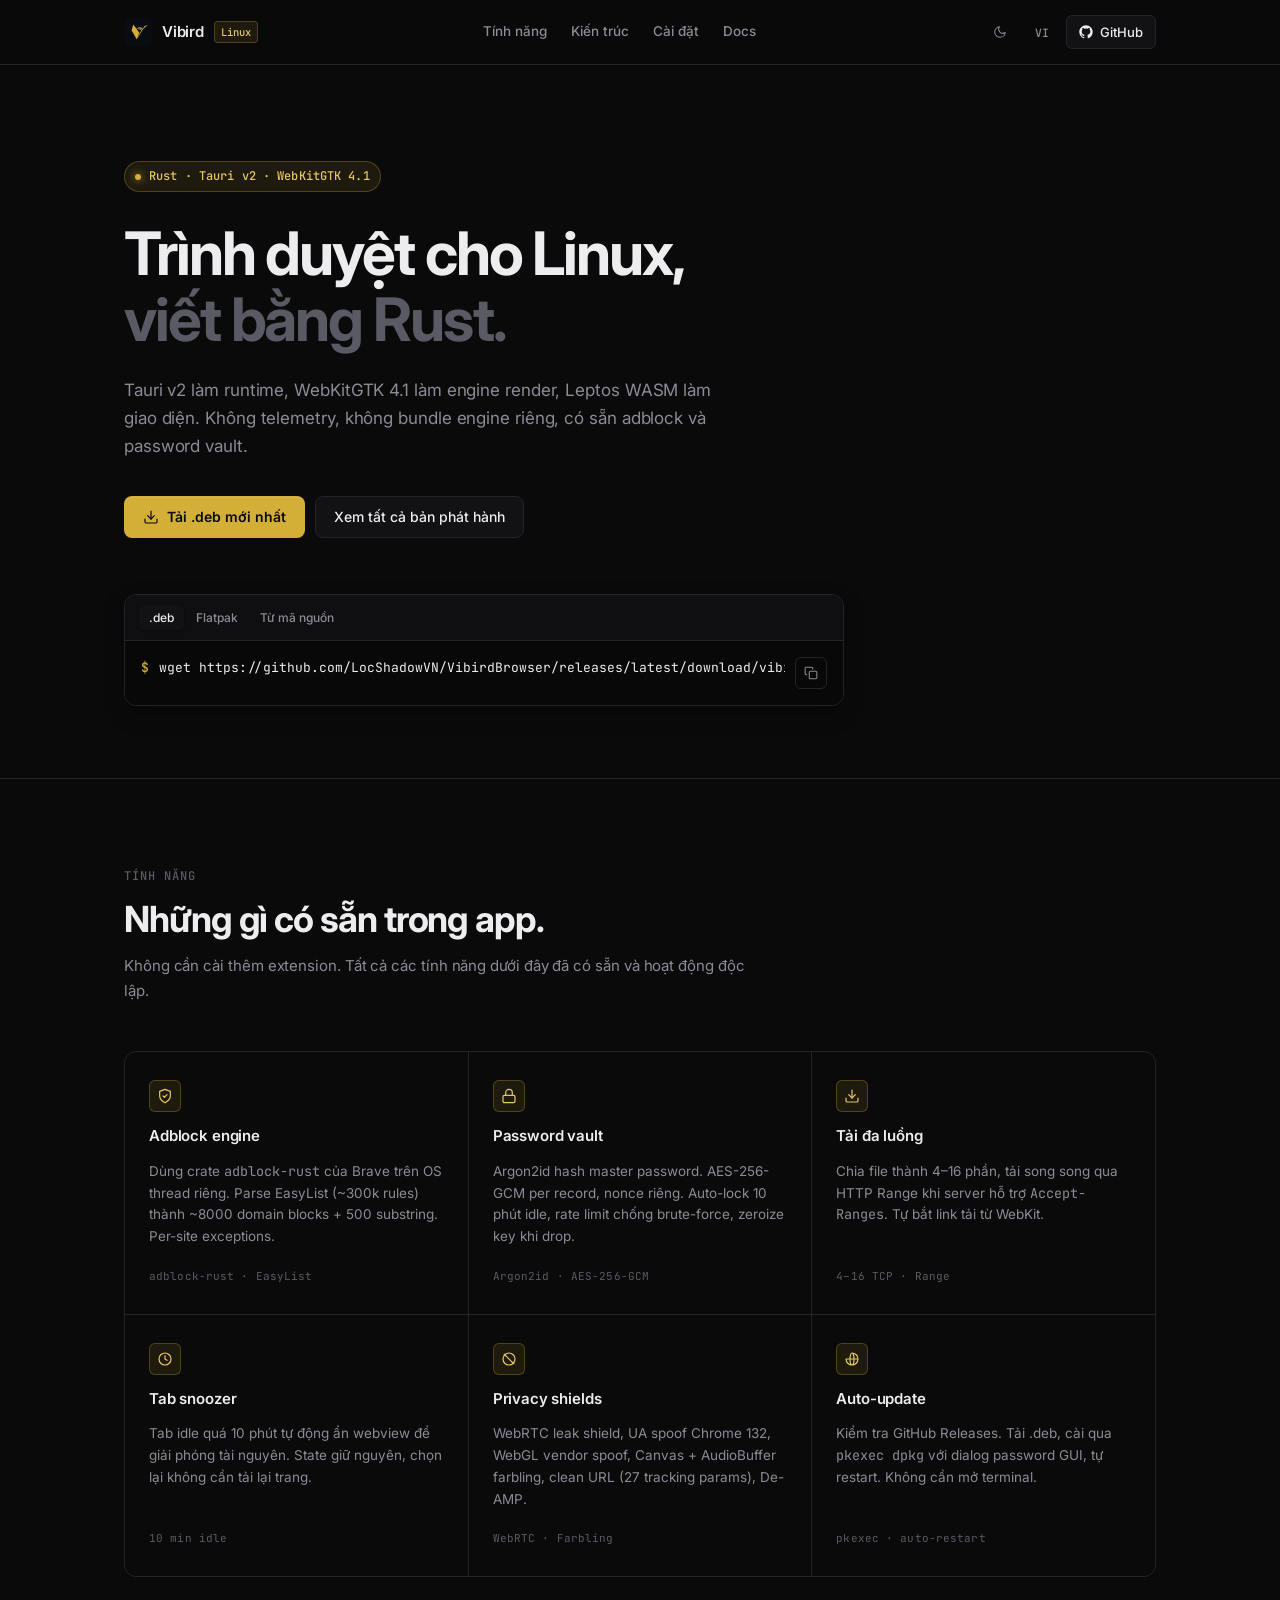
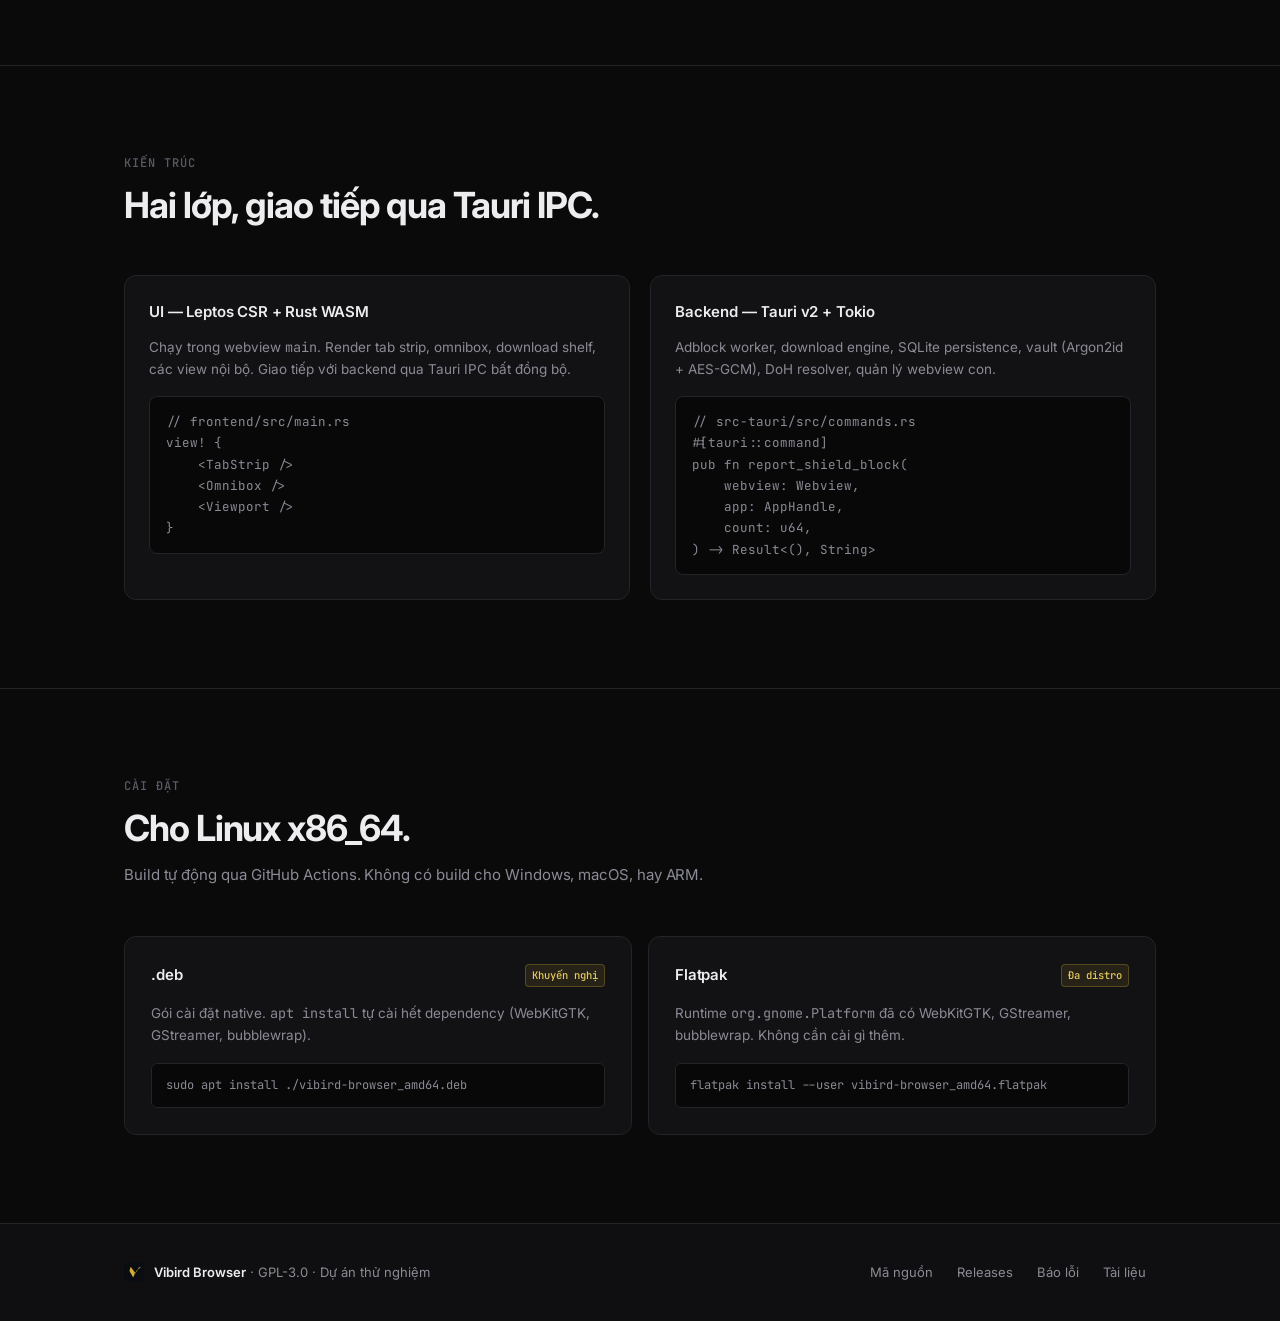
<file: docs/index.html>
<!DOCTYPE html>
<html lang="vi" data-theme="dark" data-lang="vi">
<head>
  <meta charset="UTF-8" />
  <meta name="viewport" content="width=device-width, initial-scale=1.0" />
  <title>Vibird Browser — Native Web Browser for Linux</title>
  <meta
    name="description"
    content="A lightweight, privacy-focused desktop web browser for Linux x86_64, built with Rust, Tauri v2, and WebKitGTK 4.1."
  />

  <link rel="preconnect" href="https://fonts.googleapis.com" />
  <link rel="preconnect" href="https://fonts.gstatic.com" crossorigin />
  <link
    href="https://fonts.googleapis.com/css2?family=Inter:wght@400;500;600;700&family=JetBrains+Mono:wght@400;500&display=swap"
    rel="stylesheet"
  />

  <style>
    :root {
      --font-sans: "Inter", -apple-system, BlinkMacSystemFont, "Segoe UI", Roboto,
        Helvetica, Arial, sans-serif;
      --font-mono: "JetBrains Mono", ui-monospace, "SF Mono", Menlo, Consolas, monospace;

      --radius-sm: 6px;
      --radius-md: 8px;
      --radius-lg: 12px;

      --container: 1080px;
    }

    html[data-theme="dark"] {
      --bg: #0a0a0b;
      --bg-subtle: #0f0f11;
      --surface: #121215;
      --surface-hover: #17171b;
      --surface-inset: #080809;

      --border: #232328;
      --border-strong: #2e2e35;

      --text: #ededef;
      --text-muted: #8b8b96;
      --text-faint: #5a5a65;

      --accent: #d4af37;
      --accent-soft: rgba(212, 175, 55, 0.1);
      --accent-border: rgba(212, 175, 55, 0.28);
      --accent-text: #e6c860;

      --success: #4ade80;
      --shadow-sm: 0 1px 2px rgba(0, 0, 0, 0.4);
      --shadow-md: 0 8px 24px -8px rgba(0, 0, 0, 0.6);
    }

    html[data-theme="light"] {
      --bg: #fafafa;
      --bg-subtle: #f4f4f5;
      --surface: #ffffff;
      --surface-hover: #f4f4f5;
      --surface-inset: #fafafa;

      --border: #e4e4e7;
      --border-strong: #d4d4d8;

      --text: #18181b;
      --text-muted: #52525b;
      --text-faint: #a1a1aa;

      --accent: #b45309;
      --accent-soft: rgba(180, 83, 9, 0.08);
      --accent-border: rgba(180, 83, 9, 0.25);
      --accent-text: #92400e;

      --success: #15803d;
      --shadow-sm: 0 1px 2px rgba(0, 0, 0, 0.04);
      --shadow-md: 0 8px 24px -8px rgba(0, 0, 0, 0.08);
    }

    *, *::before, *::after { box-sizing: border-box; margin: 0; padding: 0; }

    html { scroll-behavior: smooth; background: var(--bg); }

    body {
      background: var(--bg);
      color: var(--text);
      font-family: var(--font-sans);
      font-size: 15px;
      line-height: 1.6;
      -webkit-font-smoothing: antialiased;
      -moz-osx-font-smoothing: grayscale;
      overflow-x: hidden;
    }

    a { color: inherit; text-decoration: none; }
    button { font-family: inherit; cursor: pointer; }
    code { font-family: var(--font-mono); }

    ::selection { background: var(--accent-soft); color: var(--accent-text); }

    .container { max-width: var(--container); margin: 0 auto; padding: 0 24px; }

    html[data-lang="vi"] .lang-en { display: none !important; }
    html[data-lang="en"] .lang-vi { display: none !important; }

    /* NAV */
    .nav {
      position: sticky;
      top: 0;
      z-index: 50;
      background: color-mix(in srgb, var(--bg) 88%, transparent);
      backdrop-filter: blur(16px) saturate(180%);
      -webkit-backdrop-filter: blur(16px) saturate(180%);
      border-bottom: 1px solid var(--border);
    }

    .nav-inner {
      display: flex;
      align-items: center;
      justify-content: space-between;
      height: 64px;
      gap: 24px;
    }

    .brand { display: flex; align-items: center; gap: 10px; flex-shrink: 0; }

    .brand-logo {
      width: 28px; height: 28px;
      border-radius: 6px;
      overflow: hidden;
      display: block;
    }

    .brand-name { font-size: 15px; font-weight: 600; letter-spacing: -0.015em; }

    .brand-badge {
      font-family: var(--font-mono);
      font-size: 10.5px;
      font-weight: 500;
      padding: 2px 6px;
      border-radius: 4px;
      background: var(--accent-soft);
      color: var(--accent-text);
      border: 1px solid var(--accent-border);
    }

    .nav-links { display: flex; gap: 4px; align-items: center; }

    .nav-links a {
      color: var(--text-muted);
      font-size: 13.5px;
      font-weight: 500;
      padding: 7px 10px;
      border-radius: var(--radius-sm);
      transition: color 0.12s, background 0.12s;
    }

    .nav-links a:hover { color: var(--text); background: var(--surface-hover); }

    .nav-actions { display: flex; align-items: center; gap: 6px; }

    .icon-btn {
      display: inline-flex;
      align-items: center;
      justify-content: center;
      gap: 6px;
      height: 34px;
      padding: 0 10px;
      background: transparent;
      border: 1px solid transparent;
      color: var(--text-muted);
      border-radius: var(--radius-sm);
      font-size: 13px;
      font-weight: 500;
      transition: all 0.12s ease;
    }

    .icon-btn:hover { color: var(--text); background: var(--surface-hover); border-color: var(--border); }

    .icon-btn .mono {
      font-family: var(--font-mono);
      font-size: 11.5px;
      font-weight: 500;
      letter-spacing: 0.02em;
    }

    .gh-btn {
      display: inline-flex;
      align-items: center;
      gap: 7px;
      height: 34px;
      padding: 0 12px;
      background: var(--surface);
      border: 1px solid var(--border);
      color: var(--text);
      border-radius: var(--radius-sm);
      font-size: 13px;
      font-weight: 500;
      transition: all 0.12s ease;
    }

    .gh-btn:hover { background: var(--surface-hover); border-color: var(--border-strong); }

    /* HERO */
    .hero { padding: 96px 0 72px; }

    .hero-eyebrow {
      display: inline-flex;
      align-items: center;
      gap: 8px;
      font-family: var(--font-mono);
      font-size: 12px;
      font-weight: 500;
      color: var(--accent-text);
      background: var(--accent-soft);
      border: 1px solid var(--accent-border);
      padding: 5px 10px;
      border-radius: 99px;
      margin-bottom: 28px;
      letter-spacing: 0.01em;
    }

    .hero-eyebrow::before {
      content: "";
      width: 6px;
      height: 6px;
      border-radius: 50%;
      background: var(--accent);
      box-shadow: 0 0 8px var(--accent);
    }

    .hero-title {
      font-size: clamp(36px, 6vw, 60px);
      font-weight: 700;
      line-height: 1.1;
      letter-spacing: -0.035em;
      margin-bottom: 24px;
      max-width: 880px;
      color: var(--text);
    }

    .hero-title .muted { color: var(--text-faint); }

    .hero-sub {
      font-size: 17px;
      color: var(--text-muted);
      max-width: 620px;
      margin-bottom: 36px;
      line-height: 1.65;
      letter-spacing: -0.005em;
    }

    .hero-cta { display: flex; flex-wrap: wrap; gap: 10px; margin-bottom: 56px; }

    .btn {
      display: inline-flex;
      align-items: center;
      gap: 8px;
      height: 42px;
      padding: 0 18px;
      border-radius: var(--radius-md);
      font-size: 14px;
      font-weight: 500;
      transition: all 0.15s ease;
      border: 1px solid transparent;
      white-space: nowrap;
    }

    .btn-primary {
      background: var(--accent);
      color: #0a0a0b;
      font-weight: 600;
      box-shadow: 0 1px 0 rgba(255, 255, 255, 0.1) inset;
    }

    .btn-primary:hover { filter: brightness(1.08); transform: translateY(-1px); }

    .btn-secondary { background: var(--surface); border-color: var(--border); color: var(--text); }

    .btn-secondary:hover { background: var(--surface-hover); border-color: var(--border-strong); }

    /* Terminal */
    .terminal {
      max-width: 720px;
      background: var(--surface);
      border: 1px solid var(--border);
      border-radius: var(--radius-lg);
      overflow: hidden;
      box-shadow: var(--shadow-md);
    }

    .terminal-head {
      display: flex;
      align-items: center;
      justify-content: space-between;
      padding: 10px 14px;
      border-bottom: 1px solid var(--border);
      background: var(--bg-subtle);
    }

    .terminal-tabs { display: flex; gap: 2px; }

    .terminal-tab {
      padding: 5px 10px;
      border: none;
      background: transparent;
      color: var(--text-muted);
      font-size: 12px;
      font-weight: 500;
      border-radius: 5px;
      transition: all 0.12s;
    }

    .terminal-tab:hover { color: var(--text); }

    .terminal-tab.active {
      color: var(--text);
      background: var(--surface);
      box-shadow: var(--shadow-sm);
    }

    .terminal-body {
      display: flex;
      align-items: flex-start;
      gap: 10px;
      padding: 16px;
      background: var(--surface-inset);
      font-family: var(--font-mono);
      font-size: 13px;
      line-height: 1.65;
    }

    .terminal-prompt { color: var(--accent); user-select: none; flex-shrink: 0; font-weight: 500; }

    .terminal-code {
      color: var(--text);
      flex: 1;
      overflow-x: auto;
      white-space: pre;
      scrollbar-width: none;
    }

    .terminal-code::-webkit-scrollbar { display: none; }

    .terminal-copy {
      display: inline-flex;
      align-items: center;
      justify-content: center;
      flex-shrink: 0;
      width: 32px;
      height: 32px;
      background: transparent;
      border: 1px solid var(--border);
      color: var(--text-muted);
      border-radius: var(--radius-sm);
      transition: all 0.12s;
    }

    .terminal-copy:hover { color: var(--text); background: var(--surface); border-color: var(--border-strong); }

    .terminal-copy.copied {
      color: var(--success);
      border-color: var(--success);
      background: rgba(74, 222, 128, 0.1);
    }

    /* SECTION */
    section { padding: 88px 0; border-top: 1px solid var(--border); }
    section.no-border { border-top: none; }

    .section-head { margin-bottom: 48px; max-width: 640px; }

    .section-eyebrow {
      font-family: var(--font-mono);
      font-size: 12px;
      font-weight: 500;
      color: var(--text-faint);
      text-transform: uppercase;
      letter-spacing: 0.08em;
      margin-bottom: 12px;
    }

    .section-title {
      font-size: clamp(26px, 3.5vw, 36px);
      font-weight: 700;
      letter-spacing: -0.03em;
      line-height: 1.15;
      margin-bottom: 14px;
      color: var(--text);
    }

    .section-sub {
      font-size: 15px;
      color: var(--text-muted);
      line-height: 1.65;
      letter-spacing: -0.005em;
    }

    /* FEATURE GRID */
    .features {
      display: grid;
      grid-template-columns: repeat(3, 1fr);
      gap: 1px;
      background: var(--border);
      border: 1px solid var(--border);
      border-radius: var(--radius-lg);
      overflow: hidden;
    }

    .feature {
      background: var(--bg);
      padding: 28px 24px;
      transition: background 0.15s;
      display: flex;
      flex-direction: column;
      gap: 14px;
    }

    .feature:hover { background: var(--surface); }

    .feature-icon {
      width: 32px; height: 32px;
      border-radius: var(--radius-sm);
      background: var(--accent-soft);
      border: 1px solid var(--accent-border);
      color: var(--accent-text);
      display: flex;
      align-items: center;
      justify-content: center;
    }

    .feature-title {
      font-size: 15px;
      font-weight: 600;
      letter-spacing: -0.01em;
      line-height: 1.35;
      color: var(--text);
    }

    .feature-desc { font-size: 13.5px; color: var(--text-muted); line-height: 1.62; }

    .feature-tag {
      font-family: var(--font-mono);
      font-size: 11px;
      color: var(--text-faint);
      padding-top: 6px;
      margin-top: auto;
      letter-spacing: 0.01em;
    }

    /* ARCHITECTURE */
    .tech-grid { display: grid; grid-template-columns: 1fr 1fr; gap: 20px; }

    .tech-card {
      background: var(--surface);
      border: 1px solid var(--border);
      border-radius: var(--radius-lg);
      padding: 24px;
    }

    .tech-card h3 {
      font-size: 15px;
      font-weight: 600;
      letter-spacing: -0.01em;
      margin-bottom: 12px;
      color: var(--text);
    }

    .tech-card p { font-size: 13.5px; color: var(--text-muted); line-height: 1.65; margin-bottom: 16px; }

    .tech-code {
      background: var(--surface-inset);
      border: 1px solid var(--border);
      border-radius: var(--radius-md);
      padding: 14px 16px;
      font-family: var(--font-mono);
      font-size: 12.5px;
      line-height: 1.7;
      color: var(--text-muted);
      overflow-x: auto;
      white-space: pre;
      scrollbar-width: none;
    }

    .tech-code::-webkit-scrollbar { display: none; }

    /* INSTALL CARDS */
    .installs { display: grid; grid-template-columns: 1fr 1fr; gap: 16px; }

    .install {
      background: var(--surface);
      border: 1px solid var(--border);
      border-radius: var(--radius-lg);
      padding: 26px;
      display: flex;
      flex-direction: column;
      gap: 16px;
    }

    .install-head {
      display: flex;
      align-items: center;
      justify-content: space-between;
      gap: 12px;
    }

    .install-title { font-size: 15px; font-weight: 600; letter-spacing: -0.01em; }

    .install-tag {
      font-family: var(--font-mono);
      font-size: 10.5px;
      font-weight: 500;
      padding: 2px 6px;
      border-radius: 4px;
      background: var(--accent-soft);
      color: var(--accent-text);
      border: 1px solid var(--accent-border);
    }

    .install-desc { font-size: 13.5px; color: var(--text-muted); line-height: 1.62; }

    .install-code {
      background: var(--surface-inset);
      border: 1px solid var(--border);
      border-radius: var(--radius-sm);
      padding: 12px 14px;
      font-family: var(--font-mono);
      font-size: 12px;
      color: var(--text-muted);
      overflow-x: auto;
      white-space: pre;
      scrollbar-width: none;
    }

    .install-code::-webkit-scrollbar { display: none; }

    /* FOOTER */
    footer {
      border-top: 1px solid var(--border);
      padding: 32px 0;
      background: var(--bg-subtle);
    }

    .footer-inner {
      display: flex;
      align-items: center;
      justify-content: space-between;
      gap: 24px;
      flex-wrap: wrap;
    }

    .footer-brand {
      display: flex;
      align-items: center;
      gap: 10px;
      font-size: 13px;
      color: var(--text-muted);
    }

    .footer-brand strong { color: var(--text); font-weight: 600; }

    .footer-links { display: flex; gap: 4px; align-items: center; }

    .footer-links a {
      color: var(--text-muted);
      font-size: 13px;
      padding: 6px 10px;
      border-radius: var(--radius-sm);
      transition: all 0.12s;
    }

    .footer-links a:hover { color: var(--text); background: var(--surface-hover); }

    @media (max-width: 900px) {
      .features { grid-template-columns: repeat(2, 1fr); }
      .tech-grid, .installs { grid-template-columns: 1fr; }
    }

    @media (max-width: 640px) {
      .nav-links { display: none; }
      .features { grid-template-columns: 1fr; }
      .hero { padding: 56px 0 40px; }
      section { padding: 64px 0; }
      .hero-cta { flex-direction: column; }
      .hero-cta .btn { width: 100%; justify-content: center; }
      .footer-inner { flex-direction: column; align-items: flex-start; }
    }
  </style>
</head>
<body>

  <!-- NAV -->
  <nav class="nav">
    <div class="container nav-inner">
      <a href="#" class="brand">
        <svg class="brand-logo" xmlns="http://www.w3.org/2000/svg" viewBox="0 0 512 512" aria-hidden="true">
          <rect width="512" height="512" rx="116" fill="#090C10"/>
          <circle cx="256" cy="256" r="176" fill="none" stroke="#D4AF37" stroke-width="3" opacity="0.2" stroke-dasharray="16, 16"/>
          <polygon points="210,310 145,210 160,150 240,240" fill="#996515" opacity="0.6"/>
          <polygon points="235,395 140,230 170,120 280,270" fill="#D4AF37"/>
          <path d="M 235 395 C 270 330, 310 260, 350 200 L 435 125 L 365 170 C 335 195, 305 240, 275 305 Z" fill="#E6B800"/>
          <polygon points="435,125 365,170 375,150" fill="#FFF2B2"/>
          <polygon points="345,185 240,165 315,198" fill="#F3E5AB"/>
          <polygon points="330,200 205,185 295,215" fill="#D4AF37"/>
        </svg>
        <span class="brand-name">Vibird</span>
        <span class="brand-badge">Linux</span>
      </a>

      <div class="nav-links">
        <a href="#features">
          <span class="lang-vi">Tính năng</span>
          <span class="lang-en">Features</span>
        </a>
        <a href="#architecture">
          <span class="lang-vi">Kiến trúc</span>
          <span class="lang-en">Architecture</span>
        </a>
        <a href="#install">
          <span class="lang-vi">Cài đặt</span>
          <span class="lang-en">Install</span>
        </a>
        <a href="https://github.com/LocShadowVN/VibirdBrowser/blob/main/README.md" target="_blank" rel="noopener">Docs</a>
      </div>

      <div class="nav-actions">
        <button class="icon-btn" id="btn-theme" aria-label="Toggle theme">
          <svg id="icon-moon" viewBox="0 0 24 24" width="14" height="14" stroke="currentColor" stroke-width="1.8" fill="none" stroke-linecap="round" stroke-linejoin="round">
            <path d="M21 12.79A9 9 0 1 1 11.21 3 7 7 0 0 0 21 12.79z"></path>
          </svg>
          <svg id="icon-sun" viewBox="0 0 24 24" width="14" height="14" stroke="currentColor" stroke-width="1.8" fill="none" stroke-linecap="round" stroke-linejoin="round" style="display:none;">
            <circle cx="12" cy="12" r="4"></circle>
            <path d="M12 2v2M12 20v2M4.93 4.93l1.41 1.41M17.66 17.66l1.41 1.41M2 12h2M20 12h2M4.93 19.07l1.41-1.41M17.66 6.34l1.41-1.41"></path>
          </svg>
        </button>

        <button class="icon-btn" id="btn-lang" aria-label="Toggle language">
          <span class="mono" id="lang-label">VI</span>
        </button>

        <a class="gh-btn" href="https://github.com/LocShadowVN/VibirdBrowser" target="_blank" rel="noopener">
          <svg viewBox="0 0 24 24" width="14" height="14" fill="currentColor" aria-hidden="true">
            <path d="M12 .5C5.65.5.5 5.65.5 12c0 5.08 3.29 9.39 7.86 10.91.58.1.79-.25.79-.56 0-.28-.01-1.02-.02-2-3.2.69-3.87-1.54-3.87-1.54-.52-1.33-1.28-1.68-1.28-1.68-1.05-.72.08-.7.08-.7 1.16.08 1.77 1.19 1.77 1.19 1.03 1.77 2.7 1.26 3.36.96.1-.75.4-1.26.73-1.55-2.55-.29-5.24-1.28-5.24-5.69 0-1.26.45-2.28 1.19-3.09-.12-.29-.52-1.46.11-3.05 0 0 .97-.31 3.18 1.18a11.1 11.1 0 0 1 5.79 0c2.2-1.49 3.17-1.18 3.17-1.18.63 1.59.23 2.76.11 3.05.74.81 1.19 1.83 1.19 3.09 0 4.42-2.69 5.39-5.25 5.68.41.35.78 1.05.78 2.12 0 1.53-.01 2.76-.01 3.14 0 .31.21.67.8.56C20.21 21.39 23.5 17.08 23.5 12 23.5 5.65 18.35.5 12 .5z"/>
          </svg>
          <span>GitHub</span>
        </a>
      </div>
    </div>
  </nav>

  <!-- HERO -->
  <section class="hero no-border">
    <div class="container">
      <div class="hero-eyebrow">Rust · Tauri v2 · WebKitGTK 4.1</div>

      <h1 class="hero-title">
        <span class="lang-vi">Trình duyệt cho Linux,<br /><span class="muted">viết bằng Rust.</span></span>
        <span class="lang-en">A native browser for Linux,<br /><span class="muted">built in Rust.</span></span>
      </h1>

      <p class="hero-sub">
        <span class="lang-vi">
          Tauri v2 làm runtime, WebKitGTK 4.1 làm engine render, Leptos WASM làm giao diện.
          Không telemetry, không bundle engine riêng, có sẵn adblock và password vault.
        </span>
        <span class="lang-en">
          Tauri v2 for the runtime, WebKitGTK 4.1 for rendering, Leptos WASM for the browser chrome.
          No telemetry, no bundled engine, built-in adblock and password vault.
        </span>
      </p>

      <div class="hero-cta">
        <a class="btn btn-primary" href="https://github.com/LocShadowVN/VibirdBrowser/releases/latest/download/vibird-browser_amd64.deb">
          <svg viewBox="0 0 24 24" width="16" height="16" stroke="currentColor" stroke-width="1.8" fill="none" stroke-linecap="round" stroke-linejoin="round">
            <path d="M21 15v4a2 2 0 0 1-2 2H5a2 2 0 0 1-2-2v-4"></path>
            <polyline points="7 10 12 15 17 10"></polyline>
            <line x1="12" y1="15" x2="12" y2="3"></line>
          </svg>
          <span class="lang-vi">Tải .deb mới nhất</span>
          <span class="lang-en">Download latest .deb</span>
        </a>
        <a class="btn btn-secondary" href="https://github.com/LocShadowVN/VibirdBrowser/releases" target="_blank" rel="noopener">
          <span class="lang-vi">Xem tất cả bản phát hành</span>
          <span class="lang-en">See all releases</span>
        </a>
      </div>

      <div class="terminal">
        <div class="terminal-head">
          <div class="terminal-tabs">
            <button class="terminal-tab active" data-cli="deb">.deb</button>
            <button class="terminal-tab" data-cli="flatpak">Flatpak</button>
            <button class="terminal-tab" data-cli="source">
              <span class="lang-vi">Từ mã nguồn</span>
              <span class="lang-en">From source</span>
            </button>
          </div>
        </div>
        <div class="terminal-body">
          <span class="terminal-prompt">$</span>
          <code class="terminal-code" id="terminal-code">wget https://github.com/LocShadowVN/VibirdBrowser/releases/latest/download/vibird-browser_amd64.deb &amp;&amp; sudo apt install ./vibird-browser_amd64.deb</code>
          <button class="terminal-copy" id="terminal-copy" aria-label="Copy command">
            <svg viewBox="0 0 24 24" width="14" height="14" stroke="currentColor" stroke-width="1.8" fill="none" stroke-linecap="round" stroke-linejoin="round">
              <rect x="9" y="9" width="13" height="13" rx="2" ry="2"></rect>
              <path d="M5 15H4a2 2 0 0 1-2-2V4a2 2 0 0 1 2-2h9a2 2 0 0 1 2 2v1"></path>
            </svg>
          </button>
        </div>
      </div>
    </div>
  </section>

  <!-- FEATURES -->
  <section id="features">
    <div class="container">
      <div class="section-head">
        <div class="section-eyebrow">
          <span class="lang-vi">Tính năng</span>
          <span class="lang-en">Features</span>
        </div>
        <h2 class="section-title">
          <span class="lang-vi">Những gì có sẵn trong app.</span>
          <span class="lang-en">What ships in the box.</span>
        </h2>
        <p class="section-sub">
          <span class="lang-vi">
            Không cần cài thêm extension. Tất cả các tính năng dưới đây đã có sẵn và hoạt động độc lập.
          </span>
          <span class="lang-en">
            No extensions required. Everything below is built in and works out of the box.
          </span>
        </p>
      </div>

      <div class="features">
        <div class="feature">
          <div class="feature-icon">
            <svg viewBox="0 0 24 24" width="16" height="16" stroke="currentColor" stroke-width="1.8" fill="none" stroke-linecap="round" stroke-linejoin="round">
              <path d="M12 22s8-4 8-10V5l-8-3-8 3v7c0 6 8 10 8 10z"></path>
              <path d="m9 12 2 2 4-4"></path>
            </svg>
          </div>
          <div class="feature-title">Adblock engine</div>
          <div class="feature-desc">
            <span class="lang-vi">
              Dùng crate <code>adblock-rust</code> của Brave trên OS thread riêng. Parse EasyList (~300k rules) thành ~8000 domain blocks + 500 substring. Per-site exceptions.
            </span>
            <span class="lang-en">
              Uses Brave's <code>adblock-rust</code> on a dedicated OS thread. Parses EasyList (~300k rules) into ~8000 domain blocks + 500 substring. Per-site exceptions.
            </span>
          </div>
          <div class="feature-tag">adblock-rust · EasyList</div>
        </div>

        <div class="feature">
          <div class="feature-icon">
            <svg viewBox="0 0 24 24" width="16" height="16" stroke="currentColor" stroke-width="1.8" fill="none" stroke-linecap="round" stroke-linejoin="round">
              <rect x="3" y="11" width="18" height="11" rx="2" ry="2"></rect>
              <path d="M7 11V7a5 5 0 0 1 10 0v4"></path>
            </svg>
          </div>
          <div class="feature-title">Password vault</div>
          <div class="feature-desc">
            <span class="lang-vi">
              Argon2id hash master password. AES-256-GCM per record, nonce riêng. Auto-lock 10 phút idle, rate limit chống brute-force, zeroize key khi drop.
            </span>
            <span class="lang-en">
              Argon2id master password. AES-256-GCM per record, unique nonce. Auto-lock after 10 min idle, rate-limited against brute force, zeroize key on drop.
            </span>
          </div>
          <div class="feature-tag">Argon2id · AES-256-GCM</div>
        </div>

        <div class="feature">
          <div class="feature-icon">
            <svg viewBox="0 0 24 24" width="16" height="16" stroke="currentColor" stroke-width="1.8" fill="none" stroke-linecap="round" stroke-linejoin="round">
              <path d="M21 15v4a2 2 0 0 1-2 2H5a2 2 0 0 1-2-2v-4"></path>
              <polyline points="7 10 12 15 17 10"></polyline>
              <line x1="12" y1="15" x2="12" y2="3"></line>
            </svg>
          </div>
          <div class="feature-title">
            <span class="lang-vi">Tải đa luồng</span>
            <span class="lang-en">Multi-threaded downloads</span>
          </div>
          <div class="feature-desc">
            <span class="lang-vi">
              Chia file thành 4–16 phần, tải song song qua HTTP Range khi server hỗ trợ <code>Accept-Ranges</code>. Tự bắt link tải từ WebKit.
            </span>
            <span class="lang-en">
              Splits files into 4–16 segments fetched in parallel via HTTP Range when server advertises <code>Accept-Ranges</code>. Intercepts download events from WebKit.
            </span>
          </div>
          <div class="feature-tag">4–16 TCP · Range</div>
        </div>

        <div class="feature">
          <div class="feature-icon">
            <svg viewBox="0 0 24 24" width="16" height="16" stroke="currentColor" stroke-width="1.8" fill="none" stroke-linecap="round" stroke-linejoin="round">
              <circle cx="12" cy="12" r="9"></circle>
              <polyline points="12 7 12 12 15 14"></polyline>
            </svg>
          </div>
          <div class="feature-title">Tab snoozer</div>
          <div class="feature-desc">
            <span class="lang-vi">
              Tab idle quá 10 phút tự động ẩn webview để giải phóng tài nguyên. State giữ nguyên, chọn lại không cần tải lại trang.
            </span>
            <span class="lang-en">
              Tabs idle over 10 minutes have their webview hidden to reclaim resources. State preserved, re-selecting doesn't reload the page.
            </span>
          </div>
          <div class="feature-tag">10 min idle</div>
        </div>

        <div class="feature">
          <div class="feature-icon">
            <svg viewBox="0 0 24 24" width="16" height="16" stroke="currentColor" stroke-width="1.8" fill="none" stroke-linecap="round" stroke-linejoin="round">
              <circle cx="12" cy="12" r="9"></circle>
              <line x1="4.93" y1="4.93" x2="19.07" y2="19.07"></line>
            </svg>
          </div>
          <div class="feature-title">Privacy shields</div>
          <div class="feature-desc">
            <span class="lang-vi">
              WebRTC leak shield, UA spoof Chrome 132, WebGL vendor spoof, Canvas + AudioBuffer farbling, clean URL (27 tracking params), De-AMP.
            </span>
            <span class="lang-en">
              WebRTC leak shield, Chrome 132 UA spoof, WebGL vendor spoof, Canvas + AudioBuffer farbling, clean URL (27 tracking params), De-AMP.
            </span>
          </div>
          <div class="feature-tag">WebRTC · Farbling</div>
        </div>

        <div class="feature">
          <div class="feature-icon">
            <svg viewBox="0 0 24 24" width="16" height="16" stroke="currentColor" stroke-width="1.8" fill="none" stroke-linecap="round" stroke-linejoin="round">
              <path d="M21 12a9 9 0 0 1-9 9m9-9a9 9 0 0 0-9-9m9 9H3m9 9a9 9 0 0 1-9-9m9 9c1.66 0 3-4 3-9s-1.34-9-3-9m0 18c-1.66 0-3-4-3-9s1.34-9 3-9"></path>
            </svg>
          </div>
          <div class="feature-title">
            <span class="lang-vi">Auto-update</span>
            <span class="lang-en">Auto-update</span>
          </div>
          <div class="feature-desc">
            <span class="lang-vi">
              Kiểm tra GitHub Releases. Tải .deb, cài qua <code>pkexec dpkg</code> với dialog password GUI, tự restart. Không cần mở terminal.
            </span>
            <span class="lang-en">
              Checks GitHub Releases. Downloads .deb, installs via <code>pkexec dpkg</code> with GUI password dialog, auto-restart. No terminal required.
            </span>
          </div>
          <div class="feature-tag">pkexec · auto-restart</div>
        </div>
      </div>
    </div>
  </section>

  <!-- ARCHITECTURE -->
  <section id="architecture">
    <div class="container">
      <div class="section-head">
        <div class="section-eyebrow">
          <span class="lang-vi">Kiến trúc</span>
          <span class="lang-en">Architecture</span>
        </div>
        <h2 class="section-title">
          <span class="lang-vi">Hai lớp, giao tiếp qua Tauri IPC.</span>
          <span class="lang-en">Two layers, communicating over Tauri IPC.</span>
        </h2>
      </div>

      <div class="tech-grid">
        <div class="tech-card">
          <h3>
            <span class="lang-vi">UI — Leptos CSR + Rust WASM</span>
            <span class="lang-en">UI — Leptos CSR + Rust WASM</span>
          </h3>
          <p>
            <span class="lang-vi">
              Chạy trong webview <code>main</code>. Render tab strip, omnibox, download shelf, các view nội bộ. Giao tiếp với backend qua Tauri IPC bất đồng bộ.
            </span>
            <span class="lang-en">
              Runs inside the <code>main</code> webview. Renders the tab strip, omnibox, download shelf, internal views. Talks to the backend over async Tauri IPC.
            </span>
          </p>
          <div class="tech-code">// frontend/src/main.rs
view! {
    &lt;TabStrip /&gt;
    &lt;Omnibox /&gt;
    &lt;Viewport /&gt;
}</div>
        </div>

        <div class="tech-card">
          <h3>
            <span class="lang-vi">Backend — Tauri v2 + Tokio</span>
            <span class="lang-en">Backend — Tauri v2 + Tokio</span>
          </h3>
          <p>
            <span class="lang-vi">
              Adblock worker, download engine, SQLite persistence, vault (Argon2id + AES-GCM), DoH resolver, quản lý webview con.
            </span>
            <span class="lang-en">
              Adblock worker, download engine, SQLite persistence, vault (Argon2id + AES-GCM), DoH resolver, content webview management.
            </span>
          </p>
          <div class="tech-code">// src-tauri/src/commands.rs
#[tauri::command]
pub fn report_shield_block(
    webview: Webview,
    app: AppHandle,
    count: u64,
) -&gt; Result&lt;(), String&gt;</div>
        </div>
      </div>
    </div>
  </section>

  <!-- INSTALL -->
  <section id="install">
    <div class="container">
      <div class="section-head">
        <div class="section-eyebrow">
          <span class="lang-vi">Cài đặt</span>
          <span class="lang-en">Installation</span>
        </div>
        <h2 class="section-title">
          <span class="lang-vi">Cho Linux x86_64.</span>
          <span class="lang-en">For Linux x86_64.</span>
        </h2>
        <p class="section-sub">
          <span class="lang-vi">
            Build tự động qua GitHub Actions. Không có build cho Windows, macOS, hay ARM.
          </span>
          <span class="lang-en">
            Built automatically via GitHub Actions. No Windows, macOS, or ARM builds.
          </span>
        </p>
      </div>

      <div class="installs">
        <div class="install">
          <div class="install-head">
            <div class="install-title">.deb</div>
            <div class="install-tag">
              <span class="lang-vi">Khuyến nghị</span>
              <span class="lang-en">Recommended</span>
            </div>
          </div>
          <p class="install-desc">
            <span class="lang-vi">
              Gói cài đặt native. <code>apt install</code> tự cài hết dependency (WebKitGTK, GStreamer, bubblewrap).
            </span>
            <span class="lang-en">
              Native installer. <code>apt install</code> pulls all dependencies (WebKitGTK, GStreamer, bubblewrap).
            </span>
          </p>
          <div class="install-code">sudo apt install ./vibird-browser_amd64.deb</div>
        </div>

        <div class="install">
          <div class="install-head">
            <div class="install-title">Flatpak</div>
            <div class="install-tag">
              <span class="lang-vi">Đa distro</span>
              <span class="lang-en">Portable</span>
            </div>
          </div>
          <p class="install-desc">
            <span class="lang-vi">
              Runtime <code>org.gnome.Platform</code> đã có WebKitGTK, GStreamer, bubblewrap. Không cần cài gì thêm.
            </span>
            <span class="lang-en">
              <code>org.gnome.Platform</code> runtime ships WebKitGTK, GStreamer, bubblewrap. No extra installs.
            </span>
          </p>
          <div class="install-code">flatpak install --user vibird-browser_amd64.flatpak</div>
        </div>
      </div>
    </div>
  </section>

  <!-- FOOTER -->
  <footer>
    <div class="container footer-inner">
      <div class="footer-brand">
        <svg width="20" height="20" xmlns="http://www.w3.org/2000/svg" viewBox="0 0 512 512" aria-hidden="true" style="border-radius:5px;overflow:hidden;">
          <rect width="512" height="512" rx="116" fill="#090C10"/>
          <polygon points="235,395 140,230 170,120 280,270" fill="#D4AF37"/>
          <path d="M 235 395 C 270 330, 310 260, 350 200 L 435 125 L 365 170 C 335 195, 305 240, 275 305 Z" fill="#E6B800"/>
          <polygon points="435,125 365,170 375,150" fill="#FFF2B2"/>
        </svg>
        <span>
          <strong>Vibird Browser</strong> ·
          <span class="lang-vi">GPL-3.0 · Dự án thử nghiệm</span>
          <span class="lang-en">GPL-3.0 · Experimental project</span>
        </span>
      </div>
      <div class="footer-links">
        <a href="https://github.com/LocShadowVN/VibirdBrowser" target="_blank" rel="noopener">
          <span class="lang-vi">Mã nguồn</span>
          <span class="lang-en">Source</span>
        </a>
        <a href="https://github.com/LocShadowVN/VibirdBrowser/releases" target="_blank" rel="noopener">Releases</a>
        <a href="https://github.com/LocShadowVN/VibirdBrowser/issues" target="_blank" rel="noopener">
          <span class="lang-vi">Báo lỗi</span>
          <span class="lang-en">Issues</span>
        </a>
        <a href="https://github.com/LocShadowVN/VibirdBrowser/blob/main/README.md" target="_blank" rel="noopener">
          <span class="lang-vi">Tài liệu</span>
          <span class="lang-en">Docs</span>
        </a>
      </div>
    </div>
  </footer>

  <script>
    (function () {
      "use strict";

      var root = document.documentElement;
      var btnTheme = document.getElementById("btn-theme");
      var iconMoon = document.getElementById("icon-moon");
      var iconSun = document.getElementById("icon-sun");

      function applyTheme(theme) {
        root.setAttribute("data-theme", theme);
        try { localStorage.setItem("vibird_theme", theme); } catch (e) {}
        var isDark = theme === "dark";
        iconMoon.style.display = isDark ? "block" : "none";
        iconSun.style.display = isDark ? "none" : "block";
      }

      var savedTheme = "dark";
      try { savedTheme = localStorage.getItem("vibird_theme") || "dark"; } catch (e) {}
      applyTheme(savedTheme);

      btnTheme.addEventListener("click", function () {
        applyTheme(root.getAttribute("data-theme") === "dark" ? "light" : "dark");
      });

      var btnLang = document.getElementById("btn-lang");
      var langLabel = document.getElementById("lang-label");

      function applyLang(lang) {
        root.setAttribute("data-lang", lang);
        try { localStorage.setItem("vibird_lang", lang); } catch (e) {}
        langLabel.textContent = lang.toUpperCase();
      }

      var savedLang = "vi";
      try { savedLang = localStorage.getItem("vibird_lang") || "vi"; } catch (e) {}
      applyLang(savedLang);

      btnLang.addEventListener("click", function () {
        applyLang(root.getAttribute("data-lang") === "vi" ? "en" : "vi");
      });

      var CLI = {
        deb: "wget https://github.com/LocShadowVN/VibirdBrowser/releases/latest/download/vibird-browser_amd64.deb && sudo apt install ./vibird-browser_amd64.deb",
        flatpak: "wget https://github.com/LocShadowVN/VibirdBrowser/releases/latest/download/vibird-browser_amd64.flatpak && flatpak install --user vibird-browser_amd64.flatpak",
        source: "git clone https://github.com/LocShadowVN/VibirdBrowser.git && cd VibirdBrowser && cargo tauri build --bundles deb"
      };

      var terminalCode = document.getElementById("terminal-code");
      var terminalCopy = document.getElementById("terminal-copy");
      var currentCli = "deb";

      Array.prototype.forEach.call(
        document.querySelectorAll(".terminal-tab"),
        function (tab) {
          tab.addEventListener("click", function () {
            Array.prototype.forEach.call(
              document.querySelectorAll(".terminal-tab"),
              function (t) { t.classList.remove("active"); }
            );
            tab.classList.add("active");
            currentCli = tab.getAttribute("data-cli");
            terminalCode.textContent = CLI[currentCli];
          });
        }
      );

      terminalCopy.addEventListener("click", function () {
        var text = CLI[currentCli];
        var done = function () {
          terminalCopy.classList.add("copied");
          setTimeout(function () { terminalCopy.classList.remove("copied"); }, 1600);
        };
        if (navigator.clipboard && navigator.clipboard.writeText) {
          navigator.clipboard.writeText(text).then(done).catch(done);
        } else {
          var ta = document.createElement("textarea");
          ta.value = text;
          ta.style.position = "fixed";
          ta.style.opacity = "0";
          document.body.appendChild(ta);
          ta.select();
          try { document.execCommand("copy"); } catch (e) {}
          document.body.removeChild(ta);
          done();
        }
      });
    })();
  </script>

</body>
</html>
</file>
